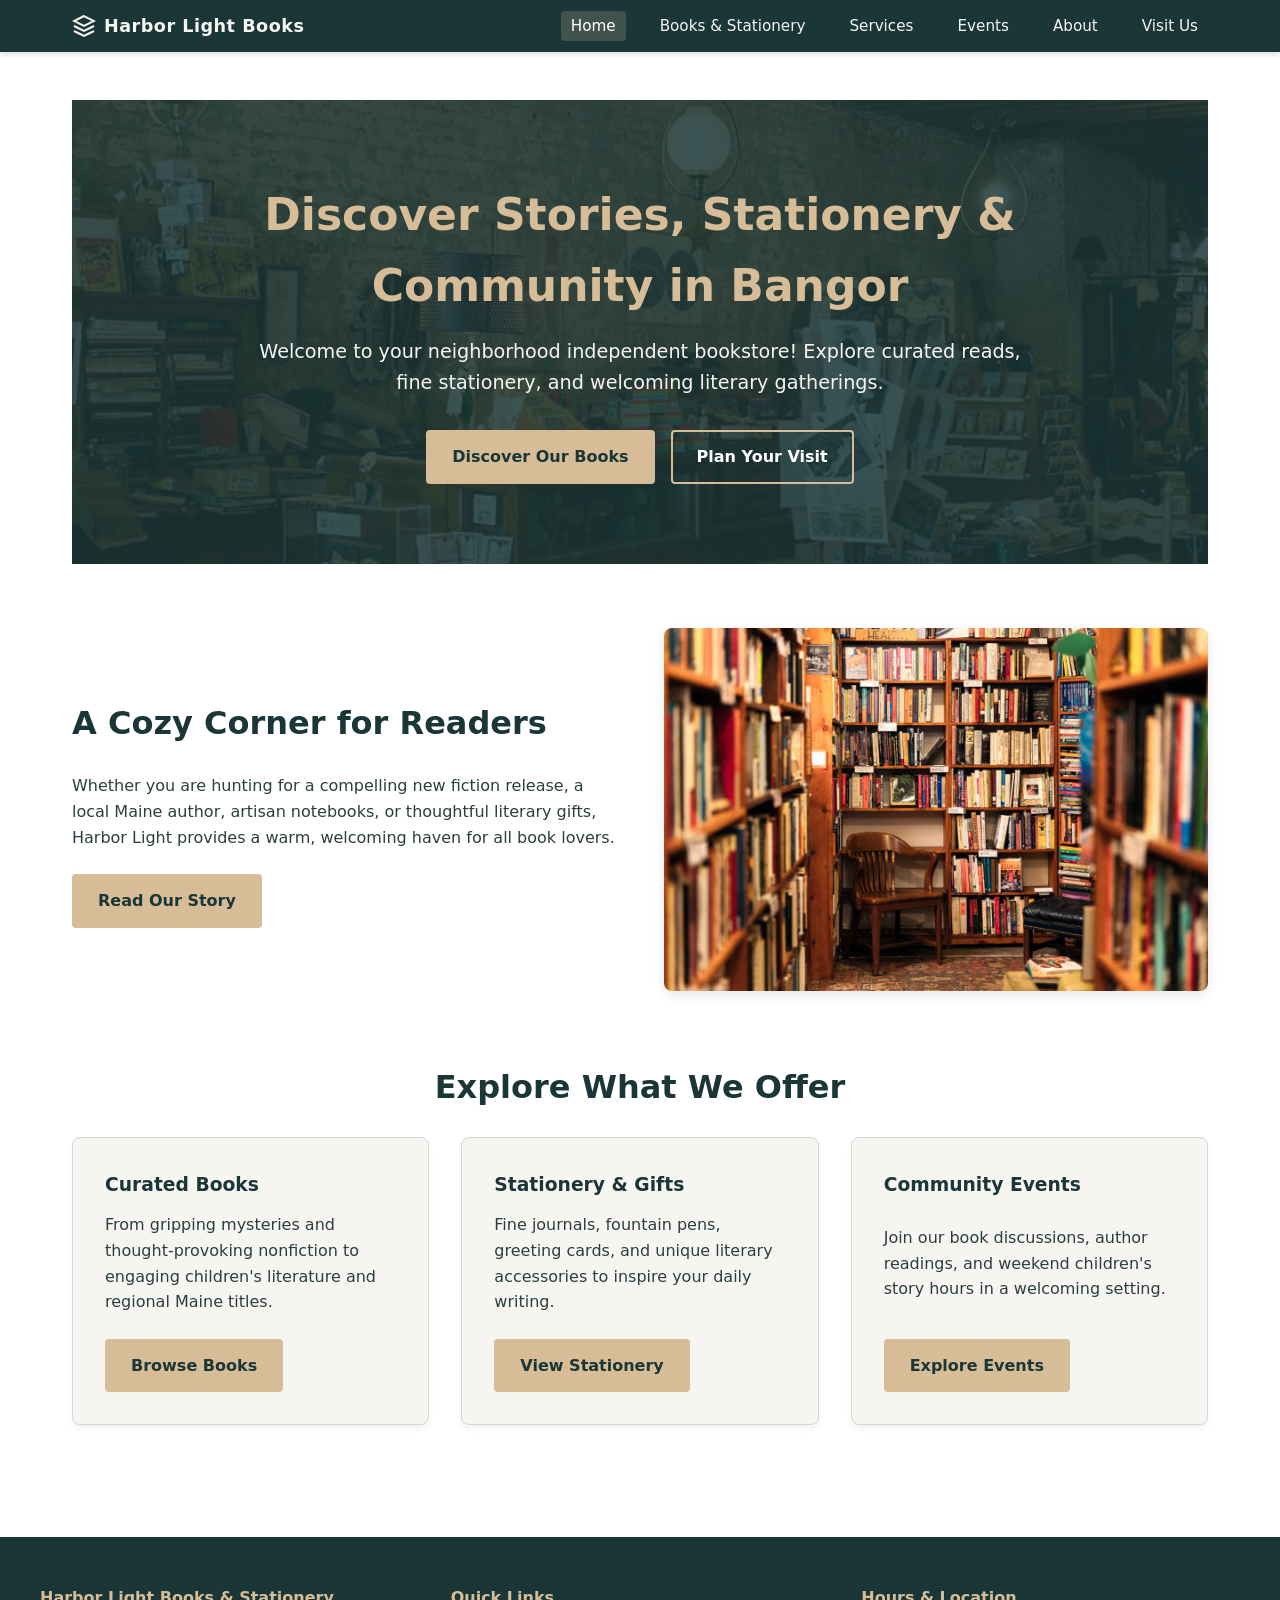
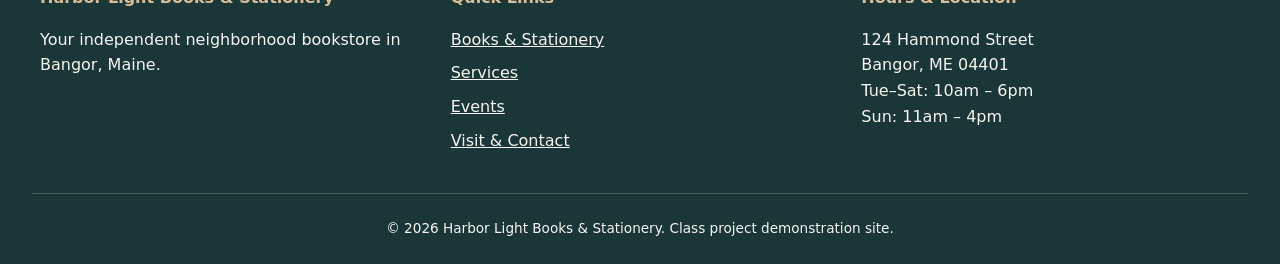
<file: index.html>
<!DOCTYPE html>
<html lang="en">
<head>
    <meta charset="UTF-8">
    <meta name="viewport" content="width=device-width, initial-scale=1.0">
    <title>Harbor Light Books & Stationery | Independent Bookstore in Bangor</title>
    <link rel="stylesheet" href="css/style.css">
</head>
<body>
    <header>
        <div class="header-container">
            <a href="index.html" class="logo-link">
                <svg class="logo-icon" viewBox="0 0 24 24" aria-hidden="true">
                    <path d="M12 2L2 7l10 5 10-5-10-5zM2 17l10 5 10-5M2 12l10 5 10-5" stroke="currentColor" stroke-width="2" fill="none"/>
                </svg>
                <span class="logo-text">Harbor Light Books</span>
            </a>
            <button class="menu-toggle" aria-label="Toggle navigation menu">&#9776;</button>
            <nav>
                <ul>
                    <li><a href="index.html" class="active">Home</a></li>
                    <li><a href="books.html">Books & Stationery</a></li>
                    <li><a href="services.html">Services</a></li>
                    <li><a href="events.html">Events</a></li>
                    <li><a href="about.html">About</a></li>
                    <li><a href="contact.html">Visit Us</a></li>
                </ul>
            </nav>
        </div>
    </header>

    <main>
        <section class="hero">
            <div class="hero-content">
                <h1>Discover Stories, Stationery & Community in Bangor</h1>
                <p>Welcome to your neighborhood independent bookstore! Explore curated reads, fine stationery, and welcoming literary gatherings.</p>
                <div class="hero-buttons">
                    <a href="books.html" class="btn btn-primary">Discover Our Books</a>
                    <a href="contact.html" class="btn btn-secondary">Plan Your Visit</a>
                </div>
            </div>
        </section>

        <section class="intro-section" style="padding-top: 4rem;">
            <div class="grid-2">
                <div>
                    <h2 class="section-title" style="text-align: left;">A Cozy Corner for Readers</h2>
                    <p style="margin-bottom: 1.5rem; color: #2c3e3d;">Whether you are hunting for a compelling new fiction release, a local Maine author, artisan notebooks, or thoughtful literary gifts, Harbor Light provides a warm, welcoming haven for all book lovers.</p>
                    <a href="about.html" class="btn btn-primary">Read Our Story</a>
                </div>
                <div>
                    <img src="images/bookstore-interior.jpg" alt="Interior view of Harbor Light bookstore shelves" style="width: 100%; border-radius: 8px; box-shadow: 0 4px 12px rgba(0,0,0,0.1);">
                </div>
            </div>
        </section>

        <section class="content-section">
            <h2 class="section-title">Explore What We Offer</h2>
            <div class="grid-3">
                <div class="card">
                    <h3>Curated Books</h3>
                    <p>From gripping mysteries and thought-provoking nonfiction to engaging children's literature and regional Maine titles.</p>
                    <a href="books.html" class="btn btn-primary" style="align-self: flex-start;">Browse Books</a>
                </div>
                <div class="card">
                    <h3>Stationery & Gifts</h3>
                    <p>Fine journals, fountain pens, greeting cards, and unique literary accessories to inspire your daily writing.</p>
                    <a href="books.html" class="btn btn-primary" style="align-self: flex-start;">View Stationery</a>
                </div>
                <div class="card">
                    <h3>Community Events</h3>
                    <p>Join our book discussions, author readings, and weekend children's story hours in a welcoming setting.</p>
                    <a href="events.html" class="btn btn-primary" style="align-self: flex-start;">Explore Events</a>
                </div>
            </div>
        </section>
    </main>

    <footer>
        <div class="footer-container">
            <div class="footer-col">
                <h4>Harbor Light Books & Stationery</h4>
                <p>Your independent neighborhood bookstore in Bangor, Maine.</p>
            </div>
            <div class="footer-col">
                <h4>Quick Links</h4>
                <ul>
                    <li><a href="books.html">Books & Stationery</a></li>
                    <li><a href="services.html">Services</a></li>
                    <li><a href="events.html">Events</a></li>
                    <li><a href="contact.html">Visit & Contact</a></li>
                </ul>
            </div>
            <div class="footer-col">
                <h4>Hours & Location</h4>
                <p>124 Hammond Street<br>Bangor, ME 04401</p>
                <p>Tue–Sat: 10am – 6pm<br>Sun: 11am – 4pm</p>
            </div>
        </div>
        <div class="footer-bottom">
            <p>&copy; 2026 Harbor Light Books & Stationery. Class project demonstration site.</p>
        </div>
    </footer>

    <script src="js/script.js"></script>
</body>
</html>
</file>
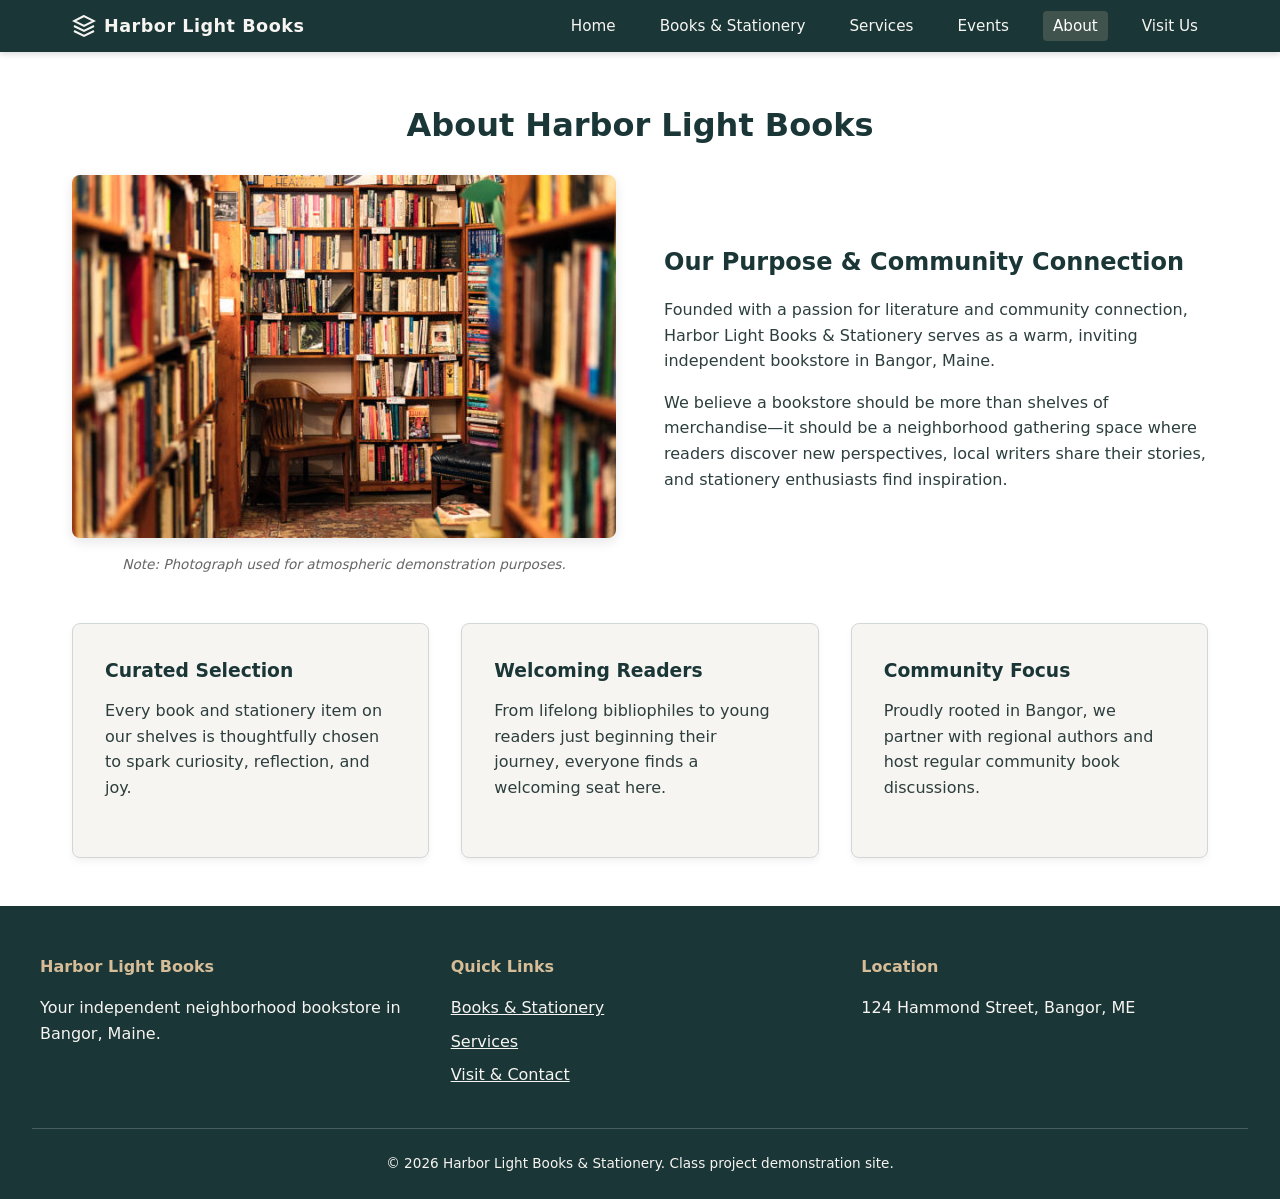
<file: about.html>
<!DOCTYPE html>
<html lang="en">
<head>
    <meta charset="UTF-8">
    <meta name="viewport" content="width=device-width, initial-scale=1.0">
    <title>About Us | Harbor Light Books</title>
    <link rel="stylesheet" href="css/style.css">
</head>
<body>
    <header>
        <div class="header-container">
            <a href="index.html" class="logo-link">
                <svg class="logo-icon" viewBox="0 0 24 24" aria-hidden="true">
                    <path d="M12 2L2 7l10 5 10-5-10-5zM2 17l10 5 10-5M2 12l10 5 10-5" stroke="currentColor" stroke-width="2" fill="none"/>
                </svg>
                <span class="logo-text">Harbor Light Books</span>
            </a>
            <button class="menu-toggle" aria-label="Toggle navigation menu">&#9776;</button>
            <nav>
                <ul>
                    <li><a href="index.html">Home</a></li>
                    <li><a href="books.html">Books & Stationery</a></li>
                    <li><a href="services.html">Services</a></li>
                    <li><a href="events.html">Events</a></li>
                    <li><a href="about.html" class="active">About</a></li>
                    <li><a href="contact.html">Visit Us</a></li>
                </ul>
            </nav>
        </div>
    </header>

    <main>
        <h1 class="section-title">About Harbor Light Books</h1>
        
        <div class="grid-2" style="margin-bottom: 3rem;">
            <div>
                <img src="images/bookstore-interior.jpg" alt="Cozy bookstore interior with warm lighting" style="width: 100%; border-radius: 8px; box-shadow: 0 4px 12px rgba(0,0,0,0.1);">
                <p style="font-size: 0.85rem; color: #666; margin-top: 0.5rem; text-align: center;"><em>Note: Photograph used for atmospheric demonstration purposes.</em></p>
            </div>
            <div>
                <h2 style="color: var(--primary-teal); margin-bottom: 1rem;">Our Purpose & Community Connection</h2>
                <p style="margin-bottom: 1rem; color: #2c3e3d;">Founded with a passion for literature and community connection, Harbor Light Books & Stationery serves as a warm, inviting independent bookstore in Bangor, Maine.</p>
                <p style="margin-bottom: 1rem; color: #2c3e3d;">We believe a bookstore should be more than shelves of merchandise—it should be a neighborhood gathering space where readers discover new perspectives, local writers share their stories, and stationery enthusiasts find inspiration.</p>
            </div>
        </div>

        <div class="grid-3">
            <div class="card">
                <h3>Curated Selection</h3>
                <p>Every book and stationery item on our shelves is thoughtfully chosen to spark curiosity, reflection, and joy.</p>
            </div>
            <div class="card">
                <h3>Welcoming Readers</h3>
                <p>From lifelong bibliophiles to young readers just beginning their journey, everyone finds a welcoming seat here.</p>
            </div>
            <div class="card">
                <h3>Community Focus</h3>
                <p>Proudly rooted in Bangor, we partner with regional authors and host regular community book discussions.</p>
            </div>
        </div>
    </main>

    <footer>
        <div class="footer-container">
            <div class="footer-col">
                <h4>Harbor Light Books</h4>
                <p>Your independent neighborhood bookstore in Bangor, Maine.</p>
            </div>
            <div class="footer-col">
                <h4>Quick Links</h4>
                <ul>
                    <li><a href="books.html">Books & Stationery</a></li>
                    <li><a href="services.html">Services</a></li>
                    <li><a href="contact.html">Visit & Contact</a></li>
                </ul>
            </div>
            <div class="footer-col">
                <h4>Location</h4>
                <p>124 Hammond Street, Bangor, ME</p>
            </div>
        </div>
        <div class="footer-bottom">
            <p>&copy; 2026 Harbor Light Books & Stationery. Class project demonstration site.</p>
        </div>
    </footer>

    <script src="js/script.js"></script>
</body>
</html>
</file>
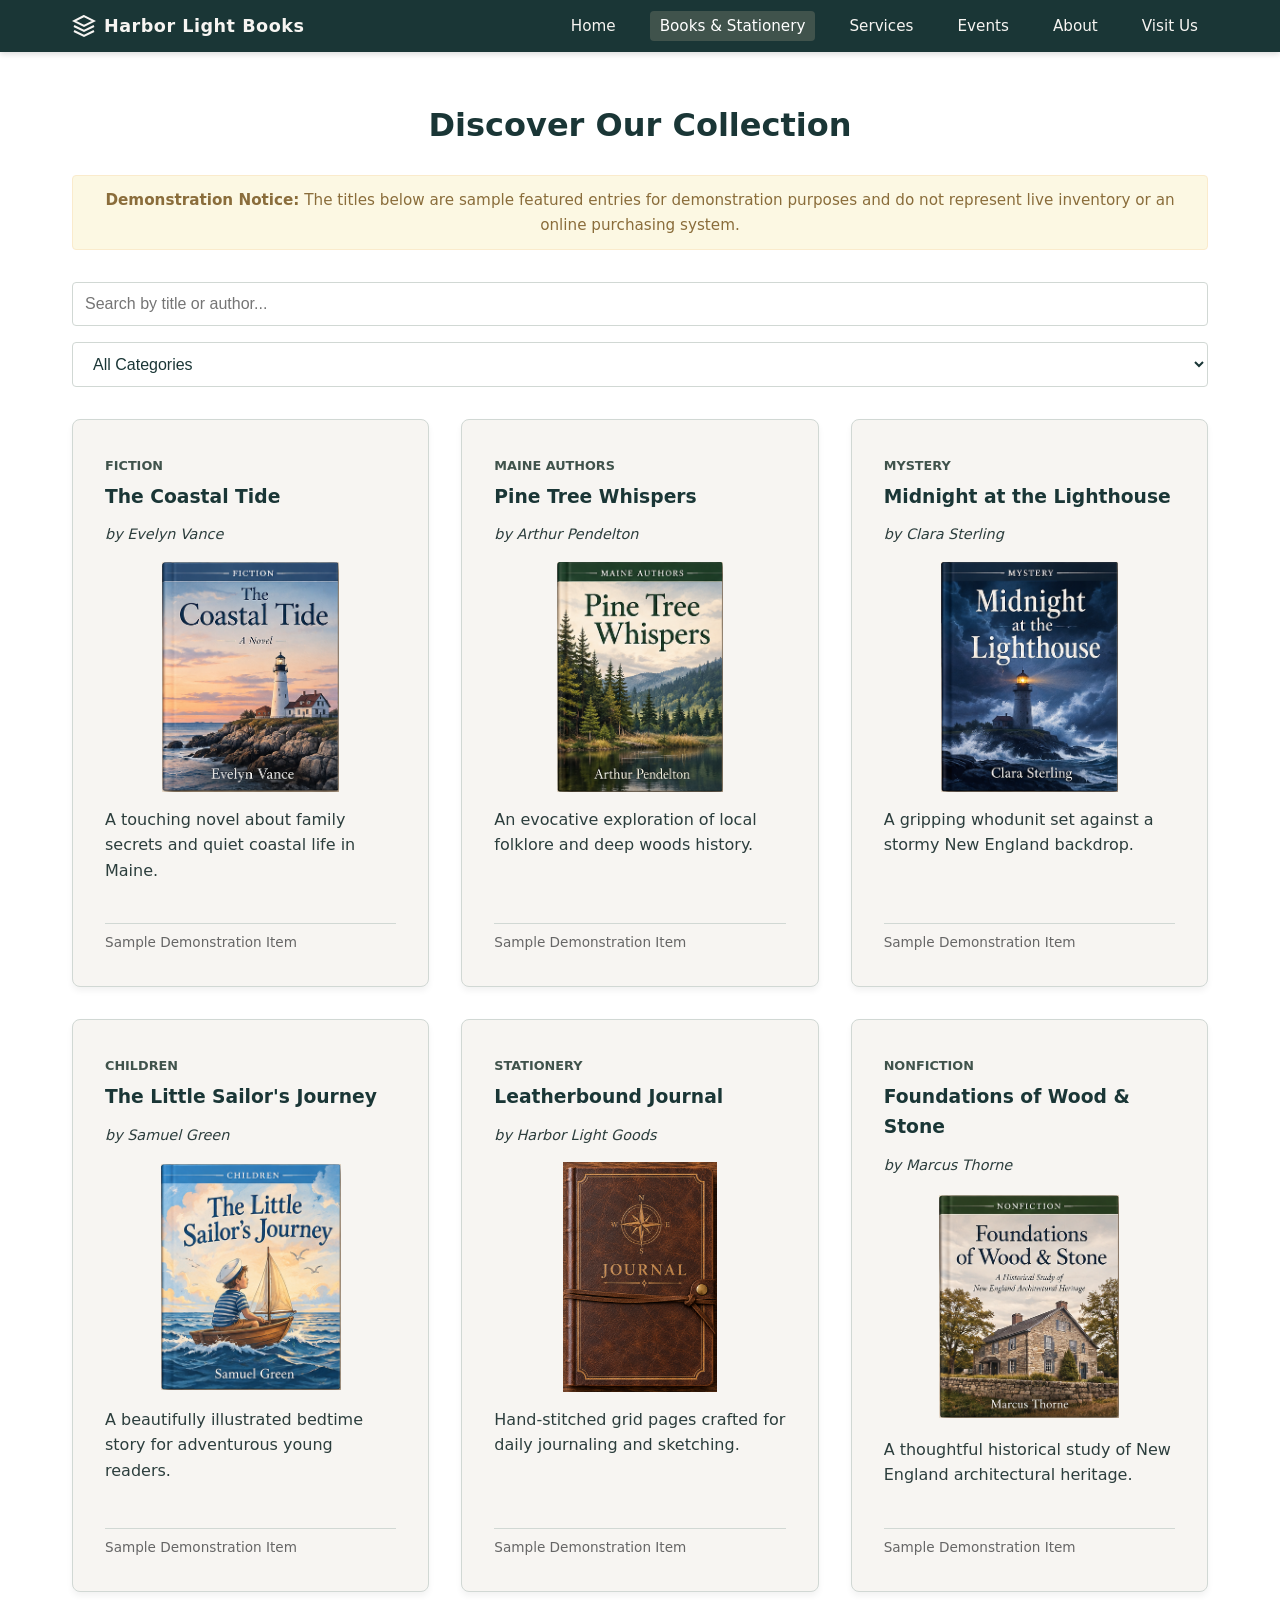
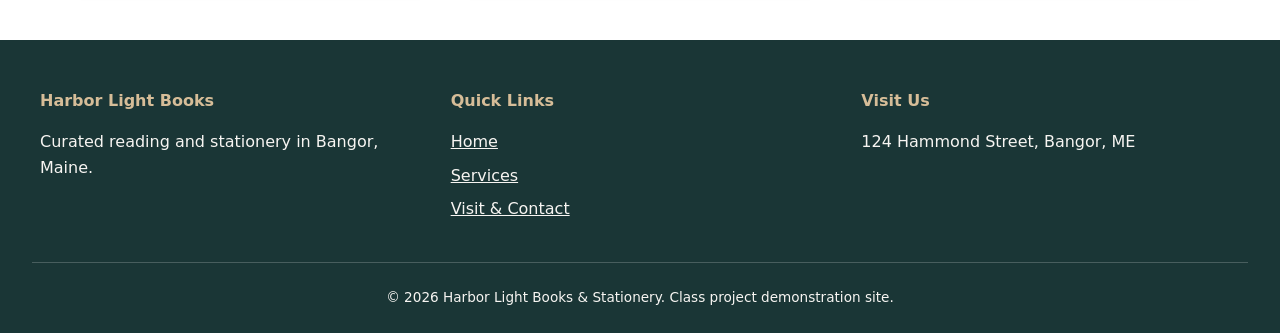
<file: books.html>
<!DOCTYPE html>
<html lang="en">
<head>
    <meta charset="UTF-8">
    <meta name="viewport" content="width=device-width, initial-scale=1.0">
    <title>Books & Stationery | Harbor Light Books</title>
    <link rel="stylesheet" href="css/style.css">
</head>
<body>
    <header>
        <div class="header-container">
            <a href="index.html" class="logo-link">
                <svg class="logo-icon" viewBox="0 0 24 24" aria-hidden="true">
                    <path d="M12 2L2 7l10 5 10-5-10-5zM2 17l10 5 10-5M2 12l10 5 10-5" stroke="currentColor" stroke-width="2" fill="none"/>
                </svg>
                <span class="logo-text">Harbor Light Books</span>
            </a>
            <button class="menu-toggle" aria-label="Toggle navigation menu">&#9776;</button>
            <nav>
                <ul>
                    <li><a href="index.html">Home</a></li>
                    <li><a href="books.html" class="active">Books & Stationery</a></li>
                    <li><a href="services.html">Services</a></li>
                    <li><a href="events.html">Events</a></li>
                    <li><a href="about.html">About</a></li>
                    <li><a href="contact.html">Visit Us</a></li>
                </ul>
            </nav>
        </div>
    </header>

    <main>
        <h1 class="section-title">Discover Our Collection</h1>
        
        <div class="sample-notice">
            <strong>Demonstration Notice:</strong> The titles below are sample featured entries for demonstration purposes and do not represent live inventory or an online purchasing system.
        </div>

        <div class="filter-controls">
            <input type="text" id="searchInput" placeholder="Search by title or author..." aria-label="Search books">
            <select id="categoryFilter" aria-label="Filter by category">
                <option value="">All Categories</option>
                <option value="Fiction">Fiction</option>
                <option value="Mystery">Mystery</option>
                <option value="Nonfiction">Nonfiction</option>
                <option value="Children">Children's Books</option>
                <option value="Maine Authors">Maine Authors</option>
                <option value="Stationery">Stationery</option>
            </select>
        </div>

        <div id="booksContainer" class="grid-3"></div>
        <p id="noResultsMsg" style="text-align: center; display: none; margin-top: 2rem; color: #666;">No matching books or stationery found.</p>
    </main>

    <footer>
        <div class="footer-container">
            <div class="footer-col">
                <h4>Harbor Light Books</h4>
                <p>Curated reading and stationery in Bangor, Maine.</p>
            </div>
            <div class="footer-col">
                <h4>Quick Links</h4>
                <ul>
                    <li><a href="index.html">Home</a></li>
                    <li><a href="services.html">Services</a></li>
                    <li><a href="contact.html">Visit & Contact</a></li>
                </ul>
            </div>
            <div class="footer-col">
                <h4>Visit Us</h4>
                <p>124 Hammond Street, Bangor, ME</p>
            </div>
        </div>
        <div class="footer-bottom">
            <p>&copy; 2026 Harbor Light Books & Stationery. Class project demonstration site.</p>
        </div>
    </footer>

    <script src="js/script.js"></script>
</body>
</html>
</file>
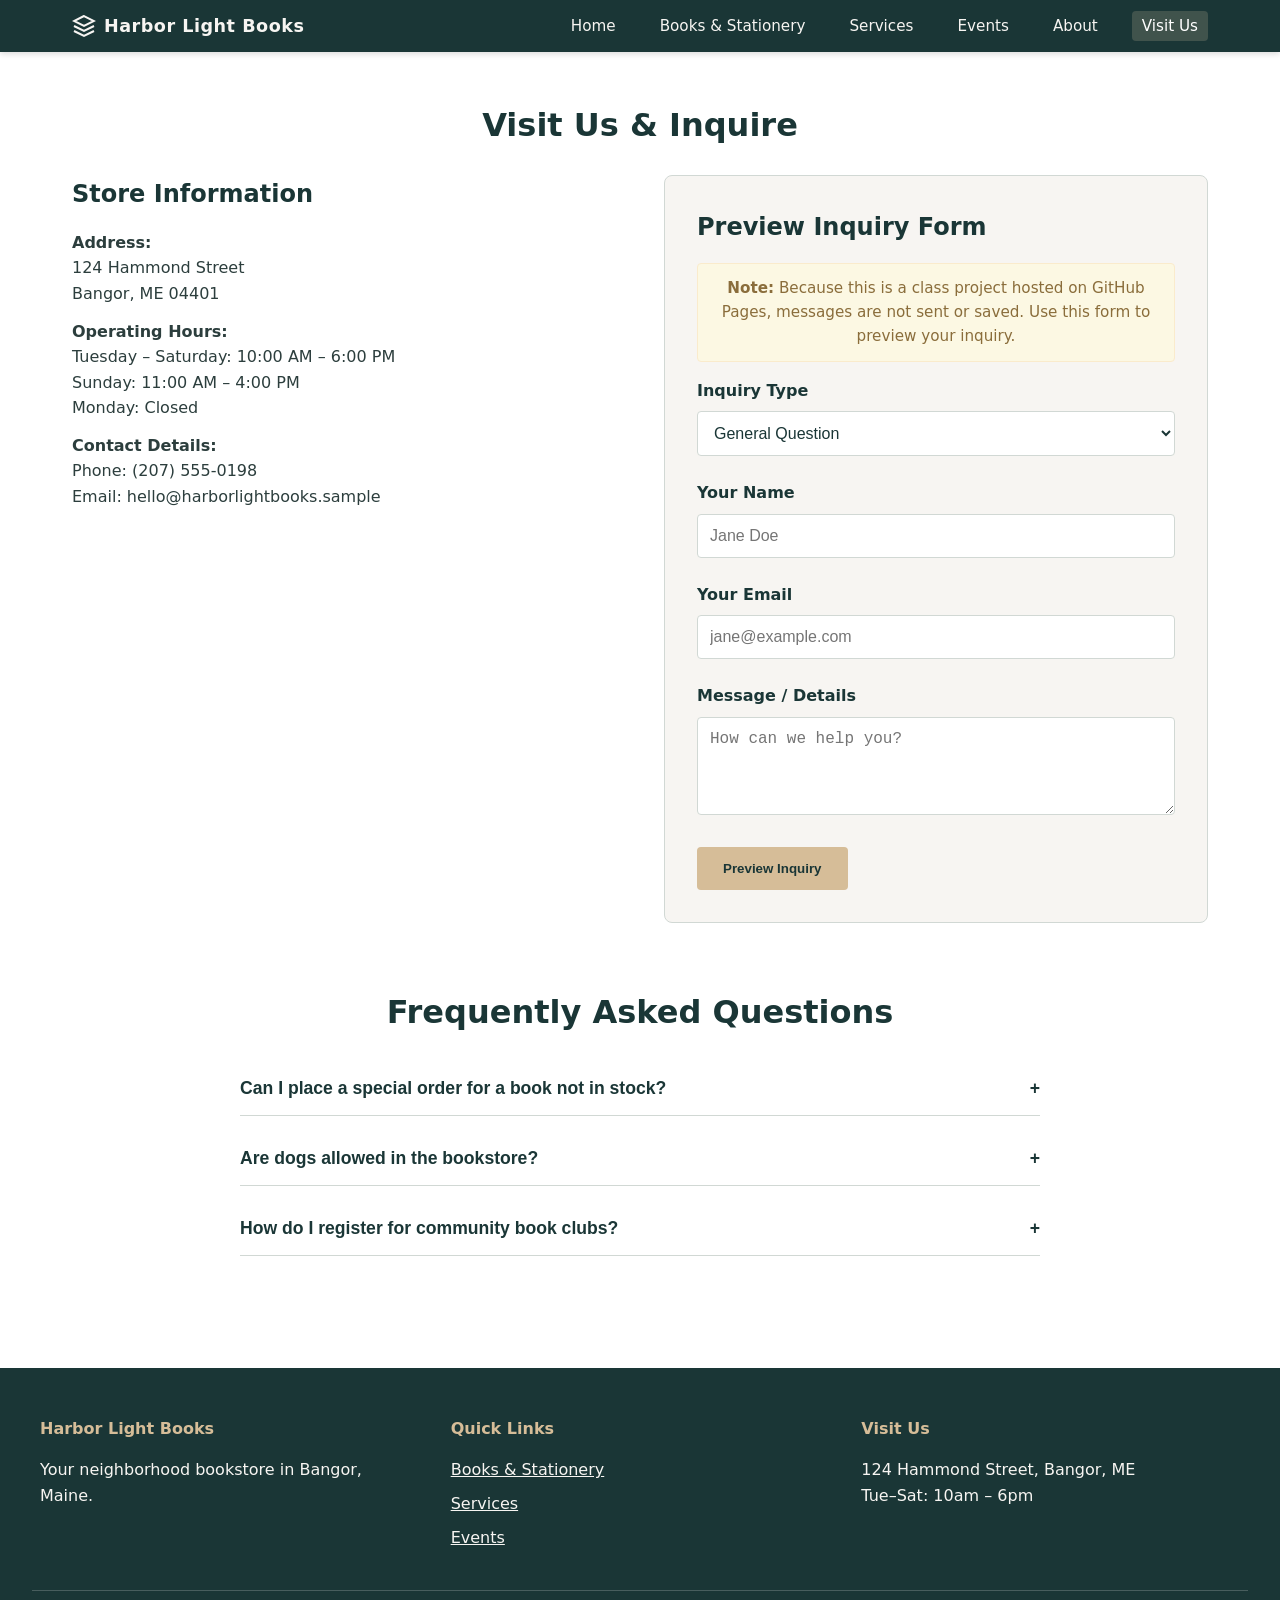
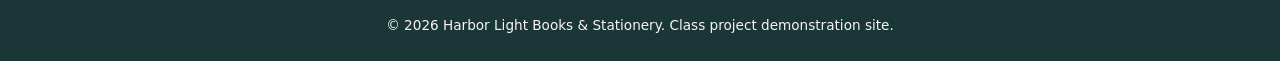
<file: contact.html>
<!DOCTYPE html>
<html lang="en">
<head>
    <meta charset="UTF-8">
    <meta name="viewport" content="width=device-width, initial-scale=1.0">
    <title>Visit Us & Contact | Harbor Light Books</title>
    <link rel="stylesheet" href="css/style.css">
</head>
<body>
    <header>
        <div class="header-container">
            <a href="index.html" class="logo-link">
                <svg class="logo-icon" viewBox="0 0 24 24" aria-hidden="true">
                    <path d="M12 2L2 7l10 5 10-5-10-5zM2 17l10 5 10-5M2 12l10 5 10-5" stroke="currentColor" stroke-width="2" fill="none"/>
                </svg>
                <span class="logo-text">Harbor Light Books</span>
            </a>
            <button class="menu-toggle" aria-label="Toggle navigation menu">&#9776;</button>
            <nav>
                <ul>
                    <li><a href="index.html">Home</a></li>
                    <li><a href="books.html">Books & Stationery</a></li>
                    <li><a href="services.html">Services</a></li>
                    <li><a href="events.html">Events</a></li>
                    <li><a href="about.html">About</a></li>
                    <li><a href="contact.html" class="active">Visit Us</a></li>
                </ul>
            </nav>
        </div>
    </header>

    <main>
        <h1 class="section-title">Visit Us & Inquire</h1>

        <div class="grid-2" style="align-items: start; margin-bottom: 3rem;">
            <div>
                <h2 style="color: var(--primary-teal); margin-bottom: 1rem;">Store Information</h2>
                <p style="margin-bottom: 0.75rem; color: #2c3e3d;"><strong>Address:</strong><br>124 Hammond Street<br>Bangor, ME 04401</p>
                <p style="margin-bottom: 0.75rem; color: #2c3e3d;"><strong>Operating Hours:</strong><br>Tuesday – Saturday: 10:00 AM – 6:00 PM<br>Sunday: 11:00 AM – 4:00 PM<br>Monday: Closed</p>
                <p style="margin-bottom: 0.75rem; color: #2c3e3d;"><strong>Contact Details:</strong><br>Phone: (207) 555-0198<br>Email: hello@harborlightbooks.sample</p>
            </div>

            <div style="background: var(--gray-bg); padding: 2rem; border-radius: 8px; border: 1px solid var(--border-color);">
                <h2 style="color: var(--primary-teal); margin-bottom: 1rem;">Preview Inquiry Form</h2>
                <div class="sample-notice" style="margin-bottom: 1rem;">
                    <strong>Note:</strong> Because this is a class project hosted on GitHub Pages, messages are not sent or saved. Use this form to preview your inquiry.
                </div>

                <form id="inquiryForm">
                    <div class="form-group">
                        <label for="inquiryType">Inquiry Type</label>
                        <select id="inquiryType" required>
                            <option value="General Question">General Question</option>
                            <option value="Book Recommendation">Book Recommendation</option>
                            <option value="Special Order">Special Order Question</option>
                            <option value="Event Question">Event Question</option>
                        </select>
                    </div>

                    <div class="form-group">
                        <label for="visitorName">Your Name</label>
                        <input type="text" id="visitorName" required placeholder="Jane Doe">
                    </div>

                    <div class="form-group">
                        <label for="visitorEmail">Your Email</label>
                        <input type="email" id="visitorEmail" required placeholder="jane@example.com">
                    </div>

                    <div class="form-group" id="bookDetailsGroup" style="display: none;">
                        <label for="bookTitleAuthor">Book Title & Author</label>
                        <input type="text" id="bookTitleAuthor" placeholder="e.g., The Great Gatsby by F. Scott Fitzgerald">
                    </div>

                    <div class="form-group">
                        <label for="visitorMessage">Message / Details</label>
                        <textarea id="visitorMessage" rows="4" required placeholder="How can we help you?"></textarea>
                    </div>

                    <button type="submit" class="btn btn-primary">Preview Inquiry</button>
                </form>

                <div id="previewBox" class="preview-box">
                    <h3 style="color: var(--primary-teal); margin-bottom: 0.5rem;">Inquiry Preview</h3>
                    <p style="color: #2c3e3d;"><strong>Type:</strong> <span id="prevType"></span></p>
                    <p style="color: #2c3e3d;"><strong>Name:</strong> <span id="prevName"></span></p>
                    <p style="color: #2c3e3d;"><strong>Email:</strong> <span id="prevEmail"></span></p>
                    <p id="prevBookRow" style="display: none; color: #2c3e3d;"><strong>Book Details:</strong> <span id="prevBook"></span></p>
                    <p style="color: #2c3e3d;"><strong>Message:</strong> <span id="prevMsg"></span></p>
                    <p style="margin-top: 1rem; font-size: 0.85rem; color: #666;">(This is a demonstration preview. No message was transmitted.)</p>
                </div>
            </div>
        </div>

        <section class="content-section" style="margin-top: 4rem;">
            <h2 class="section-title">Frequently Asked Questions</h2>
            <div style="max-width: 800px; margin: 0 auto;">
                <div class="faq-item">
                    <button class="faq-question">Can I place a special order for a book not in stock?<span>+</span></button>
                    <div class="faq-answer">
                        <p>Yes! If we do not have a title currently on our shelves, you can submit a special order inquiry with the title and author. We will check availability and notify you.</p>
                    </div>
                </div>
                <div class="faq-item">
                    <button class="faq-question">Are dogs allowed in the bookstore?<span>+</span></button>
                    <div class="faq-answer">
                        <p>Well-behaved, leashed dogs are always welcome to browse the shop alongside their human companions.</p>
                    </div>
                </div>
                <div class="faq-item">
                    <button class="faq-question">How do I register for community book clubs?<span>+</span></button>
                    <div class="faq-answer">
                        <p>You can sign up for our monthly book discussions by stopping by the front desk or sending us a message through our inquiry form selecting "Event Question".</p>
                    </div>
                </div>
            </div>
        </section>
    </main>

    <footer>
        <div class="footer-container">
            <div class="footer-col">
                <h4>Harbor Light Books</h4>
                <p>Your neighborhood bookstore in Bangor, Maine.</p>
            </div>
            <div class="footer-col">
                <h4>Quick Links</h4>
                <ul>
                    <li><a href="books.html">Books & Stationery</a></li>
                    <li><a href="services.html">Services</a></li>
                    <li><a href="events.html">Events</a></li>
                </ul>
            </div>
            <div class="footer-col">
                <h4>Visit Us</h4>
                <p>124 Hammond Street, Bangor, ME<br>Tue–Sat: 10am – 6pm</p>
            </div>
        </div>
        <div class="footer-bottom">
            <p>&copy; 2026 Harbor Light Books & Stationery. Class project demonstration site.</p>
        </div>
    </footer>

    <script src="js/script.js"></script>
</body>
</html>
</file>
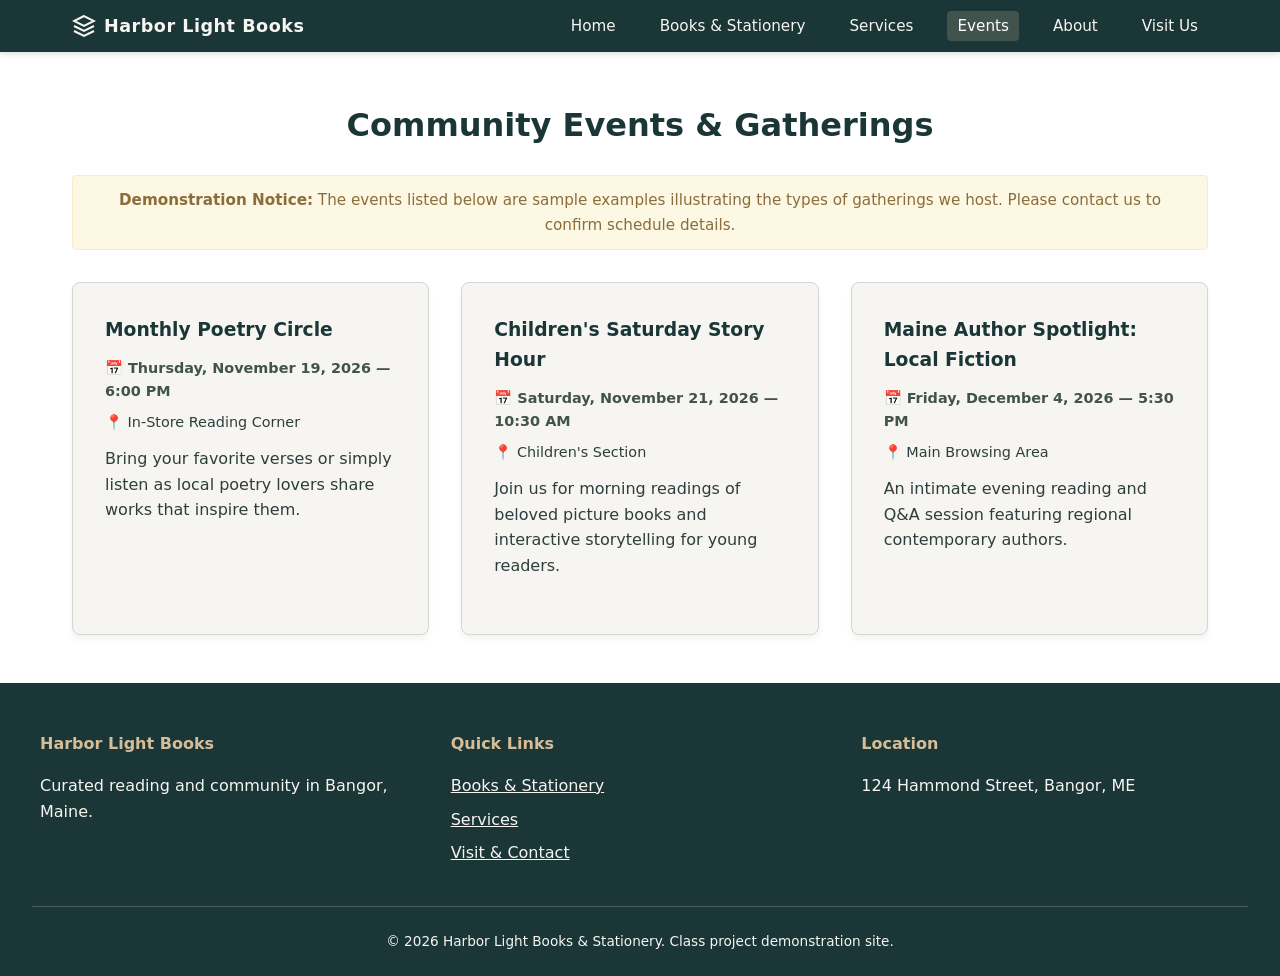
<file: events.html>
<!DOCTYPE html>
<html lang="en">
<head>
    <meta charset="UTF-8">
    <meta name="viewport" content="width=device-width, initial-scale=1.0">
    <title>Events & Community | Harbor Light Books</title>
    <link rel="stylesheet" href="css/style.css">
</head>
<body>
    <header>
        <div class="header-container">
            <a href="index.html" class="logo-link">
                <svg class="logo-icon" viewBox="0 0 24 24" aria-hidden="true">
                    <path d="M12 2L2 7l10 5 10-5-10-5zM2 17l10 5 10-5M2 12l10 5 10-5" stroke="currentColor" stroke-width="2" fill="none"/>
                </svg>
                <span class="logo-text">Harbor Light Books</span>
            </a>
            <button class="menu-toggle" aria-label="Toggle navigation menu">&#9776;</button>
            <nav>
                <ul>
                    <li><a href="index.html">Home</a></li>
                    <li><a href="books.html">Books & Stationery</a></li>
                    <li><a href="services.html">Services</a></li>
                    <li><a href="events.html" class="active">Events</a></li>
                    <li><a href="about.html">About</a></li>
                    <li><a href="contact.html">Visit Us</a></li>
                </ul>
            </nav>
        </div>
    </header>

    <main>
        <h1 class="section-title">Community Events & Gatherings</h1>
        
        <div class="sample-notice">
            <strong>Demonstration Notice:</strong> The events listed below are sample examples illustrating the types of gatherings we host. Please contact us to confirm schedule details.
        </div>

        <div id="eventsContainer" class="grid-3"></div>
        <p id="noEventsMsg" style="text-align: center; display: none; margin-top: 2rem; color: #666;">No upcoming events listed at this time.</p>
    </main>

    <footer>
        <div class="footer-container">
            <div class="footer-col">
                <h4>Harbor Light Books</h4>
                <p>Curated reading and community in Bangor, Maine.</p>
            </div>
            <div class="footer-col">
                <h4>Quick Links</h4>
                <ul>
                    <li><a href="books.html">Books & Stationery</a></li>
                    <li><a href="services.html">Services</a></li>
                    <li><a href="contact.html">Visit & Contact</a></li>
                </ul>
            </div>
            <div class="footer-col">
                <h4>Location</h4>
                <p>124 Hammond Street, Bangor, ME</p>
            </div>
        </div>
        <div class="footer-bottom">
            <p>&copy; 2026 Harbor Light Books & Stationery. Class project demonstration site.</p>
        </div>
    </footer>

    <script src="js/script.js"></script>
</body>
</html>
</file>
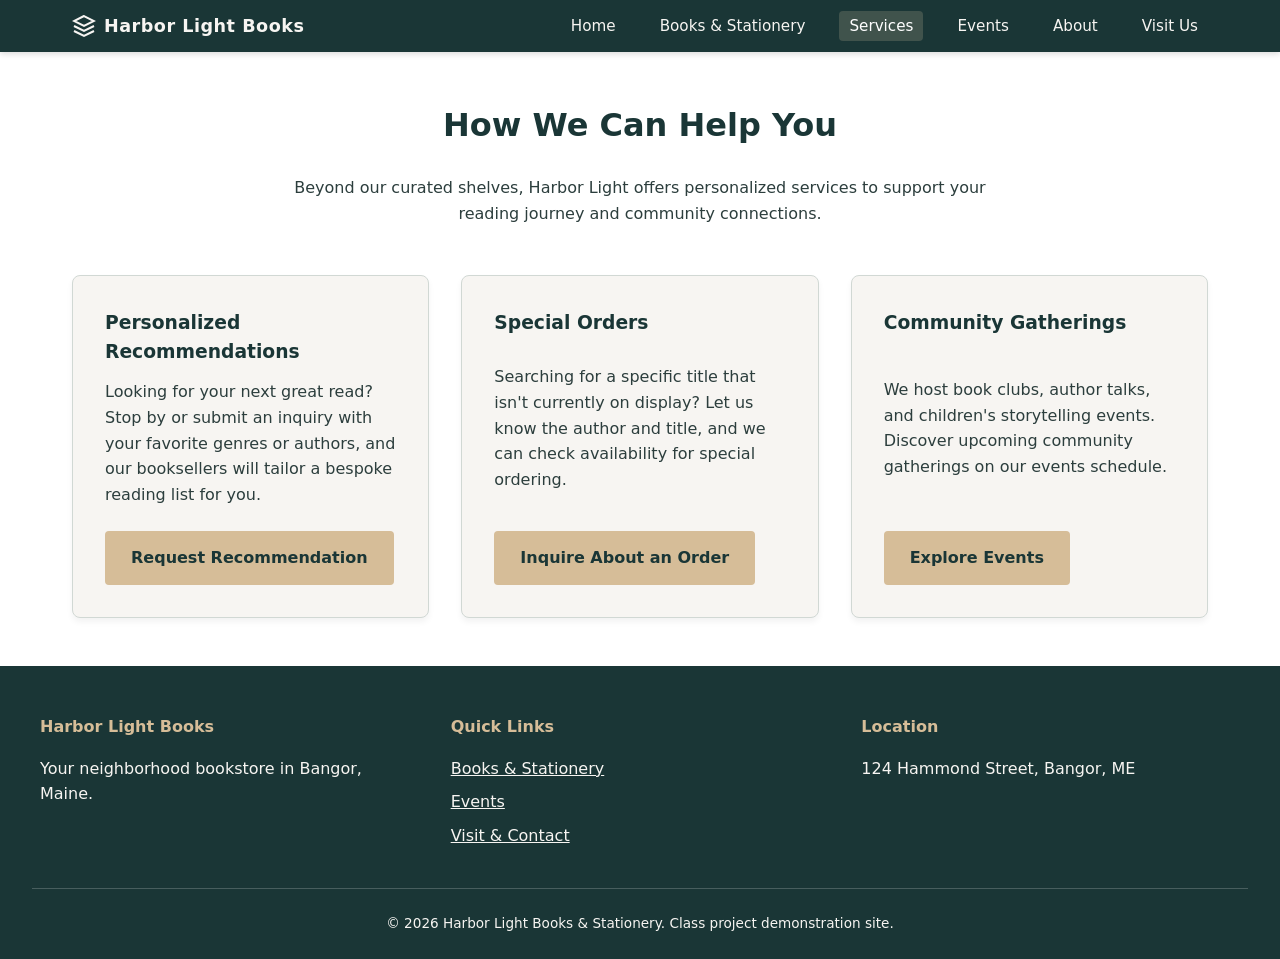
<file: services.html>
<!DOCTYPE html>
<html lang="en">
<head>
    <meta charset="UTF-8">
    <meta name="viewport" content="width=device-width, initial-scale=1.0">
    <title>Services | Harbor Light Books</title>
    <link rel="stylesheet" href="css/style.css">
</head>
<body>
    <header>
        <div class="header-container">
            <a href="index.html" class="logo-link">
                <svg class="logo-icon" viewBox="0 0 24 24" aria-hidden="true">
                    <path d="M12 2L2 7l10 5 10-5-10-5zM2 17l10 5 10-5M2 12l10 5 10-5" stroke="currentColor" stroke-width="2" fill="none"/>
                </svg>
                <span class="logo-text">Harbor Light Books</span>
            </a>
            <button class="menu-toggle" aria-label="Toggle navigation menu">&#9776;</button>
            <nav>
                <ul>
                    <li><a href="index.html">Home</a></li>
                    <li><a href="books.html">Books & Stationery</a></li>
                    <li><a href="services.html" class="active">Services</a></li>
                    <li><a href="events.html">Events</a></li>
                    <li><a href="about.html">About</a></li>
                    <li><a href="contact.html">Visit Us</a></li>
                </ul>
            </nav>
        </div>
    </header>

    <main>
        <h1 class="section-title">How We Can Help You</h1>
        <p style="text-align: center; max-width: 700px; margin: 0 auto 3rem; color: #2c3e3d;">Beyond our curated shelves, Harbor Light offers personalized services to support your reading journey and community connections.</p>

        <div class="grid-3">
            <div class="card">
                <h3>Personalized Recommendations</h3>
                <p>Looking for your next great read? Stop by or submit an inquiry with your favorite genres or authors, and our booksellers will tailor a bespoke reading list for you.</p>
                <a href="contact.html" class="btn btn-primary" style="align-self: flex-start;">Request Recommendation</a>
            </div>
            <div class="card">
                <h3>Special Orders</h3>
                <p>Searching for a specific title that isn't currently on display? Let us know the author and title, and we can check availability for special ordering.</p>
                <a href="contact.html" class="btn btn-primary" style="align-self: flex-start;">Inquire About an Order</a>
            </div>
            <div class="card">
                <h3>Community Gatherings</h3>
                <p>We host book clubs, author talks, and children's storytelling events. Discover upcoming community gatherings on our events schedule.</p>
                <a href="events.html" class="btn btn-primary" style="align-self: flex-start;">Explore Events</a>
            </div>
        </div>
    </main>

    <footer>
        <div class="footer-container">
            <div class="footer-col">
                <h4>Harbor Light Books</h4>
                <p>Your neighborhood bookstore in Bangor, Maine.</p>
            </div>
            <div class="footer-col">
                <h4>Quick Links</h4>
                <ul>
                    <li><a href="books.html">Books & Stationery</a></li>
                    <li><a href="events.html">Events</a></li>
                    <li><a href="contact.html">Visit & Contact</a></li>
                </ul>
            </div>
            <div class="footer-col">
                <h4>Location</h4>
                <p>124 Hammond Street, Bangor, ME</p>
            </div>
        </div>
        <div class="footer-bottom">
            <p>&copy; 2026 Harbor Light Books & Stationery. Class project demonstration site.</p>
        </div>
    </footer>

    <script src="js/script.js"></script>
</body>
</html>
</file>
<file: css/style.css>
/* ==========================================
   Harbor Light Books & Stationery - Stylesheet
   ========================================== */

:root {
    --primary-teal: #1A3636;
    --soft-green: #40534C;
    --accent-warm: #D6BD98;
    --accent-sand: #F7F5F2;
    --text-dark: #1A3636;
    --text-light: #F7F5F2;
    --white: #FFFFFF;
    --gray-bg: #F7F5F2;
    --border-color: #D1D8D4;
    --transition: all 0.3s ease;
}

* {
    box-sizing: border-box;
    margin: 0;
    padding: 0;
}

body {
    font-family: system-ui, -apple-system, BlinkMacSystemFont, "Segoe UI", Roboto, Oxygen, Ubuntu, Cantarell, sans-serif;
    color: var(--text-dark);
    background-color: var(--white);
    line-height: 1.6;
}

/* Header & Navigation */
header {
    background-color: var(--primary-teal);
    color: var(--text-light);
    position: sticky;
    top: 0;
    z-index: 1000;
    box-shadow: 0 2px 6px rgba(0,0,0,0.15);
}

.header-container {
    max-width: 1200px;
    margin: 0 auto;
    display: flex;
    justify-content: space-between;
    align-items: center;
    padding: 0.75rem 2rem;
}

.logo-link {
    display: flex;
    align-items: center;
    gap: 8px;
    text-decoration: none;
    color: var(--text-light);
}

.logo-icon {
    width: 24px;
    height: 24px;
    fill: var(--accent-warm);
}

.logo-text {
    font-size: 1.1rem;
    font-weight: 700;
    letter-spacing: 0.5px;
    color: var(--accent-sand);
}

nav ul {
    display: flex;
    list-style: none;
    gap: 1.5rem;
    align-items: center;
}

nav a {
    color: var(--text-light);
    text-decoration: none;
    font-weight: 500;
    font-size: 0.95rem;
    padding: 6px 10px;
    border-radius: 4px;
    transition: var(--transition);
}

nav a:hover, nav a:focus, nav a.active {
    background-color: var(--soft-green);
    color: var(--white);
}

.menu-toggle {
    display: none;
    background: none;
    border: none;
    color: var(--text-light);
    font-size: 1.5rem;
    cursor: pointer;
}

/* Hero Section */
.hero {
    background: linear-gradient(rgba(26, 54, 54, 0.85), rgba(26, 54, 54, 0.85)), url('../images/storefront.jpg') center/cover no-repeat;
    color: var(--text-light);
    padding: 5rem 2rem;
    text-align: center;
}

.hero-content {
    max-width: 800px;
    margin: 0 auto;
}

.hero h1 {
    font-size: 2.75rem;
    margin-bottom: 1rem;
    color: var(--accent-warm);
}

.hero p {
    font-size: 1.2rem;
    margin-bottom: 2rem;
    color: var(--accent-sand);
}

.hero-buttons {
    display: flex;
    gap: 1rem;
    justify-content: center;
    flex-wrap: wrap;
}

/* Buttons */
.btn {
    display: inline-block;
    padding: 0.75rem 1.5rem;
    border-radius: 4px;
    font-weight: 600;
    text-decoration: none;
    transition: var(--transition);
    cursor: pointer;
    border: 2px solid transparent;
}

.btn-primary {
    background-color: var(--accent-warm);
    color: var(--primary-teal);
}

.btn-primary:hover, .btn-primary:focus {
    background-color: #c5ac83;
}

.btn-secondary {
    background-color: transparent;
    color: var(--white);
    border-color: var(--accent-warm);
}

.btn-secondary:hover, .btn-secondary:focus {
    background-color: var(--accent-warm);
    color: var(--primary-teal);
}

/* Main Layouts & Cards */
main {
    max-width: 1200px;
    margin: 0 auto;
    padding: 3rem 2rem;
}

.section-title {
    font-size: 2rem;
    color: var(--primary-teal);
    margin-bottom: 1.5rem;
    text-align: center;
}

.intro-section, .content-section {
    margin-bottom: 4rem;
}

.grid-3 {
    display: grid;
    grid-template-columns: repeat(auto-fit, minmax(300px, 1fr));
    gap: 2rem;
}

.grid-2 {
    display: grid;
    grid-template-columns: repeat(auto-fit, minmax(450px, 1fr));
    gap: 3rem;
    align-items: center;
}

.card {
    background: var(--gray-bg);
    border-radius: 8px;
    padding: 2rem;
    box-shadow: 0 4px 6px rgba(0,0,0,0.05);
    transition: var(--transition);
    border-top: 4px solid var(--soft-green);
    display: flex;
    flex-direction: column;
    justify-content: space-between;
    border: 1px solid var(--border-color);
}

.card:hover {
    transform: translateY(-4px);
    box-shadow: 0 6px 12px rgba(0,0,0,0.1);
}

.card h3 {
    color: var(--primary-teal);
    margin-bottom: 0.75rem;
}

.card p {
    color: #2c3e3d;
    margin-bottom: 1.5rem;
}

/* Filters & Notices */
.filter-controls {
    display: flex;
    gap: 1rem;
    margin-bottom: 2rem;
    flex-wrap: wrap;
    justify-content: center;
}

.filter-controls input, .filter-controls select {
    padding: 0.75rem 1rem;
    border: 1px solid var(--border-color);
    border-radius: 4px;
    font-size: 1rem;
    min-width: 220px;
    background-color: var(--white);
    color: var(--text-dark);
}

.sample-notice {
    background-color: #fcf8e3;
    color: #8a6d3b;
    padding: 0.75rem 1rem;
    border-radius: 4px;
    margin-bottom: 2rem;
    text-align: center;
    font-size: 0.95rem;
    border: 1px solid #faebcc;
}

/* Forms & Preview Box */
.form-group {
    margin-bottom: 1.5rem;
}

label {
    display: block;
    font-weight: 600;
    margin-bottom: 0.5rem;
    color: var(--primary-teal);
}

input[type="text"], input[type="email"], select, textarea {
    width: 100%;
    padding: 0.75rem;
    border: 1px solid var(--border-color);
    border-radius: 4px;
    font-size: 1rem;
    background-color: var(--white);
    color: var(--text-dark);
}

input:focus, select:focus, textarea:focus {
    outline: none;
    border-color: var(--soft-green);
    box-shadow: 0 0 0 3px rgba(64, 83, 76, 0.2);
}

.preview-box {
    background-color: var(--white);
    border: 1px dashed var(--soft-green);
    padding: 1.5rem;
    border-radius: 6px;
    margin-top: 2rem;
    display: none;
}

.preview-box.active {
    display: block;
}

/* FAQ Accordion */
.faq-item {
    border-bottom: 1px solid var(--border-color);
    margin-bottom: 1rem;
}

.faq-question {
    background: none;
    border: none;
    width: 100%;
    text-align: left;
    padding: 1rem 0;
    font-size: 1.1rem;
    font-weight: 600;
    color: var(--primary-teal);
    cursor: pointer;
    display: flex;
    justify-content: space-between;
    align-items: center;
}

.faq-answer {
    padding-bottom: 1rem;
    color: #2c3e3d;
    display: none;
}

.faq-item.open .faq-answer {
    display: block;
}

/* Footer (High Contrast Links) */
footer {
    background-color: var(--primary-teal);
    color: var(--text-light);
    padding: 3rem 2rem 1.5rem;
}

.footer-container {
    max-width: 1200px;
    margin: 0 auto;
    display: grid;
    grid-template-columns: repeat(auto-fit, minmax(250px, 1fr));
    gap: 2rem;
    margin-bottom: 2rem;
}

.footer-col h4 {
    color: var(--accent-warm);
    margin-bottom: 1rem;
}

.footer-col ul {
    list-style: none;
}

.footer-col ul li {
    margin-bottom: 0.5rem;
}

.footer-col a {
    color: var(--accent-sand);
    text-decoration: underline;
    font-weight: 500;
    transition: var(--transition);
}

.footer-col a:hover {
    color: var(--accent-warm);
}

.footer-bottom {
    text-align: center;
    padding-top: 1.5rem;
    border-top: 1px solid rgba(255,255,255,0.2);
    font-size: 0.85rem;
    color: var(--accent-sand);
}

/* Responsive */
@media (max-width: 768px) {
    nav ul {
        display: none;
        flex-direction: column;
        position: absolute;
        top: 100%;
        left: 0;
        width: 100%;
        background-color: var(--primary-teal);
        padding: 1rem 2rem;
        box-shadow: 0 4px 6px rgba(0,0,0,0.1);
    }
    nav ul.show {
        display: flex;
    }
    .menu-toggle {
        display: block;
    }
    .hero h1 {
        font-size: 2rem;
    }
    .grid-2 {
        grid-template-columns: 1fr;
    }
}
.book-cover {
    display: block;
    width: 100%;
    max-width: 180px;
    height: 230px;
    object-fit: contain;
    margin: 15px auto;
}
</file>
